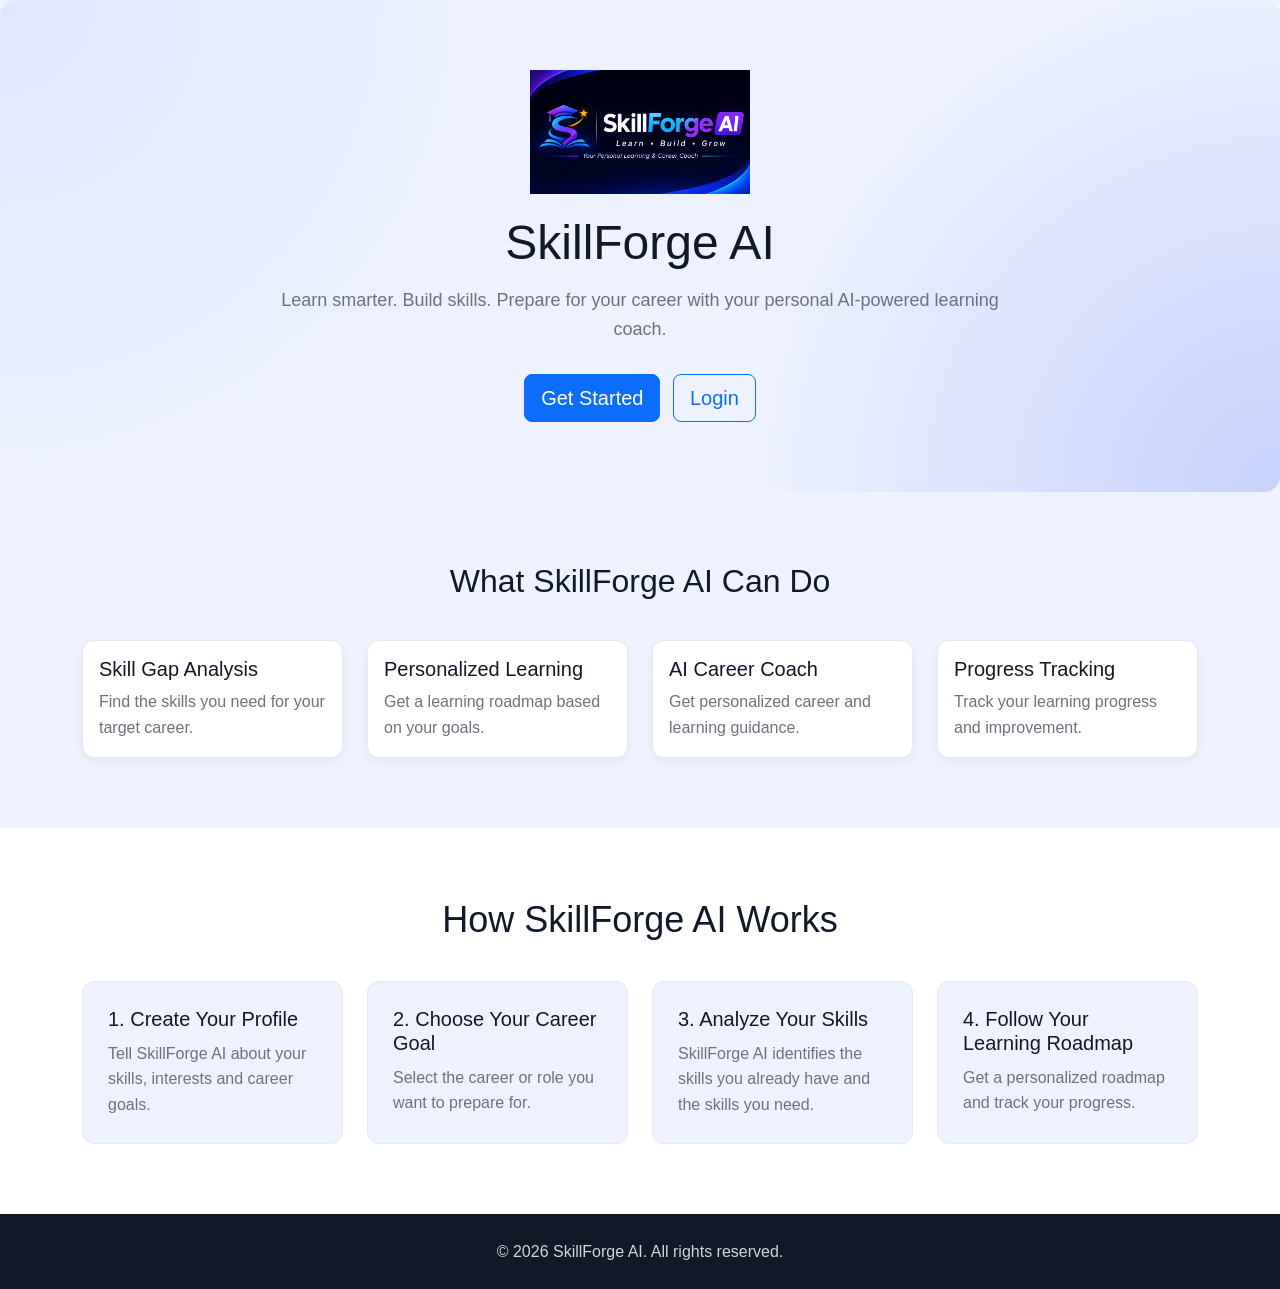
<file: index.html>
<!DOCTYPE html>
<html lang="en">

<head>
    <meta charset="UTF-8">
    <meta name="viewport" content="width=device-width, initial-scale=1.0">

    <title>SkillForge AI</title>

    <!-- Bootstrap CSS -->
    <link href="https://cdn.jsdelivr.net/npm/bootstrap@5.3.8/dist/css/bootstrap.min.css" rel="stylesheet">

    <!-- Custom CSS -->
    <link rel="stylesheet" href="style.css">
</head>

<body>

    <!-- Hero Section -->
    <section class="Register text-center">

        <img src="SkillForge AI Neon Learning Logo.png"
             alt="SkillForge AI Logo"
             class="img-fluid">

        <h1>SkillForge AI</h1>

        <p>
            Learn smarter. Build skills. Prepare for your career
            with your personal AI-powered learning coach.
        </p>

        <a href="register.html" class="btn btn-primary btn-lg me-2">
            Get Started
        </a>

        <a href="login.html" class="btn btn-outline-primary btn-lg">
            Login
        </a>

    </section>


    <!-- Feature Section -->
    <section class="Feature">

        <div class="container">

            <h2>What SkillForge AI Can Do</h2>

            <div class="row g-4">

                <div class="col-12 col-md-6 col-lg-3">

                    <div class="card feature h-100">

                        <div class="card-body">

                            <h3 class="card-title">
                                Skill Gap Analysis
                            </h3>

                            <p class="card-text">
                                Find the skills you need for your target career.
                            </p>

                        </div>

                    </div>

                </div>


                <div class="col-12 col-md-6 col-lg-3">

                    <div class="card feature h-100">

                        <div class="card-body">

                            <h3 class="card-title">
                                Personalized Learning
                            </h3>

                            <p class="card-text">
                                Get a learning roadmap based on your goals.
                            </p>

                        </div>

                    </div>

                </div>


                <div class="col-12 col-md-6 col-lg-3">

                    <div class="card feature h-100">

                        <div class="card-body">

                            <h3 class="card-title">
                                AI Career Coach
                            </h3>

                            <p class="card-text">
                                Get personalized career and learning guidance.
                            </p>

                        </div>

                    </div>

                </div>


                <div class="col-12 col-md-6 col-lg-3">

                    <div class="card feature h-100">

                        <div class="card-body">

                            <h3 class="card-title">
                                Progress Tracking
                            </h3>

                            <p class="card-text">
                                Track your learning progress and improvement.
                            </p>

                        </div>

                    </div>

                </div>

            </div>

        </div>

    </section>


    <!-- How It Works -->
    <section class="how-it-works">

        <div class="container">

            <h2>How SkillForge AI Works</h2>

            <div class="row g-4">

                <div class="col-12 col-md-6 col-lg-3">

                    <div class="step h-100">

                        <h3>1. Create Your Profile</h3>

                        <p>
                            Tell SkillForge AI about your skills,
                            interests and career goals.
                        </p>

                    </div>

                </div>


                <div class="col-12 col-md-6 col-lg-3">

                    <div class="step h-100">

                        <h3>2. Choose Your Career Goal</h3>

                        <p>
                            Select the career or role you want to prepare for.
                        </p>

                    </div>

                </div>


                <div class="col-12 col-md-6 col-lg-3">

                    <div class="step h-100">

                        <h3>3. Analyze Your Skills</h3>

                        <p>
                            SkillForge AI identifies the skills you
                            already have and the skills you need.
                        </p>

                    </div>

                </div>


                <div class="col-12 col-md-6 col-lg-3">

                    <div class="step h-100">

                        <h3>4. Follow Your Learning Roadmap</h3>

                        <p>
                            Get a personalized roadmap and track your progress.
                        </p>

                    </div>

                </div>

            </div>

        </div>

    </section>


    <!-- Footer -->
    <footer>

        <p>© 2026 SkillForge AI. All rights reserved.</p>

    </footer>


    <!-- Bootstrap JavaScript -->
    <script src="https://cdn.jsdelivr.net/npm/bootstrap@5.3.8/dist/js/bootstrap.bundle.min.js"></script>

</body>

</html>
</file>
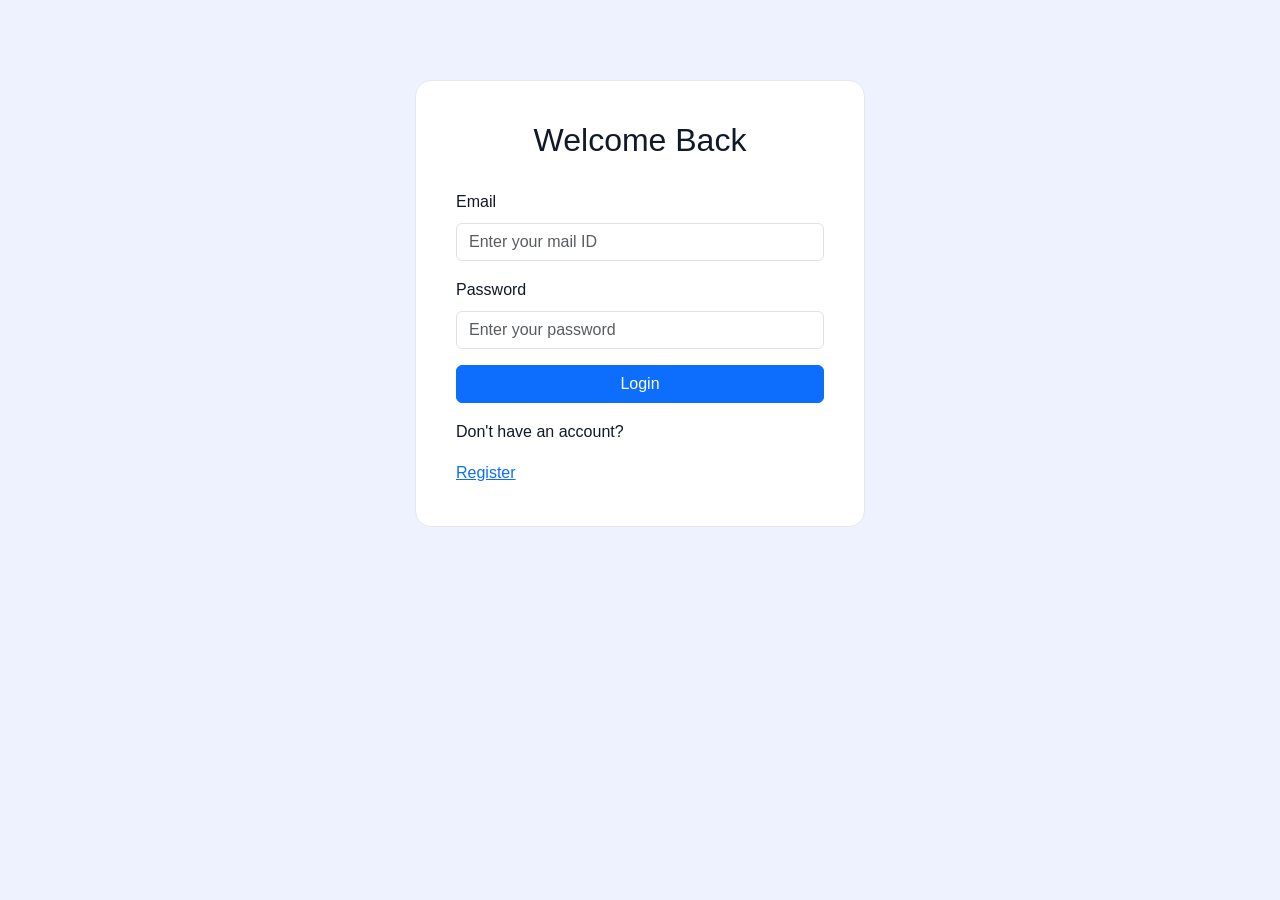
<file: login.html>
<!DOCTYPE html>
<html lang="en">

<head>
    <meta charset="UTF-8">
    <meta name="viewport" content="width=device-width, initial-scale=1.0">

    <title>SkillForge AI - Login</title>

    <link href="https://cdn.jsdelivr.net/npm/bootstrap@5.3.8/dist/css/bootstrap.min.css" rel="stylesheet">

    <link rel="stylesheet" href="style.css">

</head>

<body>

    <div class="login">

        <h2>Welcome Back</h2>

        <form>

            <div class="mb-3">

                <label for="email" class="form-label">Email</label>

                <input type="email"
                       class="form-control"
                       id="email"
                       placeholder="Enter your mail ID"
                       required>

            </div>


            <div class="mb-3">

                <label for="password" class="form-label">Password</label>

                <input type="password"
                       class="form-control"
                       id="password"
                       placeholder="Enter your password"
                       required>

            </div>


            <button type="submit" class="btn btn-primary w-100">
                Login
            </button>

        </form>

        <p class="mt-3">Don't have an account?</p>

        <a href="register.html">Register</a>

    </div>


    <script src="https://cdn.jsdelivr.net/npm/bootstrap@5.3.8/dist/js/bootstrap.bundle.min.js"></script>

</body>

</html>
</file>
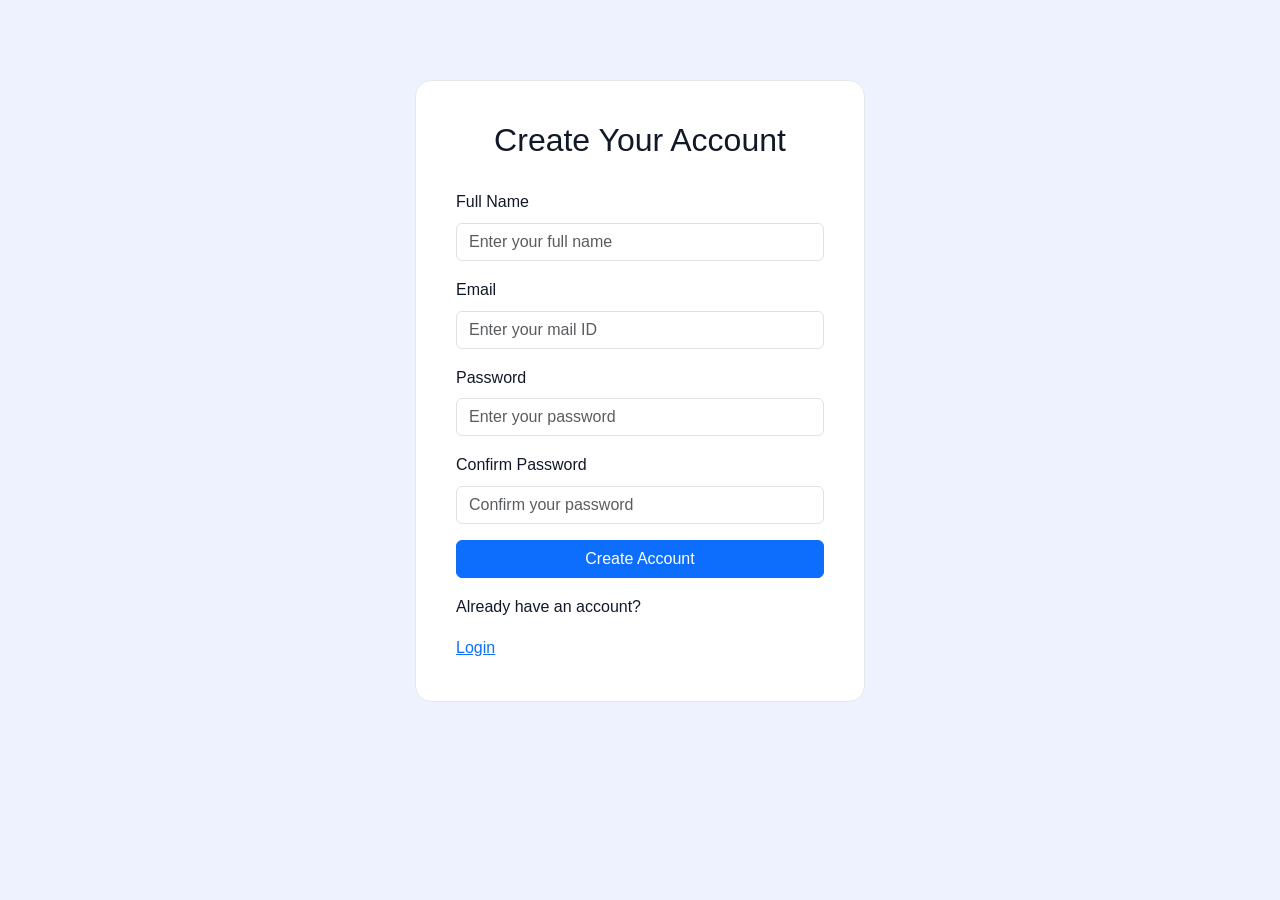
<file: register.html>
<!DOCTYPE html>
<html lang="en">

<head>

    <meta charset="UTF-8">
    <meta name="viewport" content="width=device-width, initial-scale=1.0">

    <title>SkillForge AI - Register</title>

    <link href="https://cdn.jsdelivr.net/npm/bootstrap@5.3.8/dist/css/bootstrap.min.css" rel="stylesheet">

    <link rel="stylesheet" href="style.css">

</head>

<body>

    <div class="register">

        <h2>Create Your Account</h2>

        <form>

            <div class="mb-3">

                <label for="name" class="form-label">Full Name</label>

                <input type="text"
                       class="form-control"
                       id="name"
                       placeholder="Enter your full name"
                       required>

            </div>


            <div class="mb-3">

                <label for="email" class="form-label">Email</label>

                <input type="email"
                       class="form-control"
                       id="email"
                       placeholder="Enter your mail ID"
                       required>

            </div>


            <div class="mb-3">

                <label for="password" class="form-label">Password</label>

                <input type="password"
                       class="form-control"
                       id="password"
                       placeholder="Enter your password"
                       required>

            </div>


            <div class="mb-3">

                <label for="confirm-password" class="form-label">
                    Confirm Password
                </label>

                <input type="password"
                       class="form-control"
                       id="confirm-password"
                       placeholder="Confirm your password"
                       required>

            </div>


            <button type="submit" class="btn btn-primary w-100">
                Create Account
            </button>

        </form>

        <p class="mt-3">Already have an account?</p>

        <a href="login.html">Login</a>

    </div>


    <script src="https://cdn.jsdelivr.net/npm/bootstrap@5.3.8/dist/js/bootstrap.bundle.min.js"></script>

</body>

</html>
</file>
<file: style.css>
:root {
    --primary: #4F46E5;
    --primary-dark: #4338CA;
    --background: #EEF2FF;
    --surface: #FFFFFF;
    --text: #111827;
    --text-light: #6B7280;
    --border: #E5E7EB;
}

* {
    box-sizing: border-box;
}

body {
    margin: 0;
    padding: 0;
    font-family: Arial, Helvetica, sans-serif;
    background-color: var(--background);
    color: var(--text);
    line-height: 1.6;
}


/* Hero Section */

.Register {
    padding: 70px 20px;

    text-align: center;

    background:
        radial-gradient(circle at top left, #E0E7FF, transparent 40%),
        radial-gradient(circle at bottom right, #C7D2FE, transparent 40%),
        var(--background);

    border-radius: 16px;
}

.Register img {
    width: 220px;
    height: auto;
    margin-bottom: 10px;
}

.Register h1 {
    font-size: 48px;
    margin: 10px 0 15px;
}

.Register p {
    font-size: 18px;
    color: var(--text-light);
    max-width: 750px;
    margin: 0 auto 30px;
}


/* Feature Section */

.Feature {
    padding: 70px 20px;
    background-color: var(--background);
}

.Feature h2 {
    text-align: center;
    font-size: 32px;
    margin-bottom: 40px;
}

.feature {
    background-color: var(--surface);
    border: 1px solid var(--border);
    border-radius: 12px;

    box-shadow: 0 4px 12px rgba(0, 0, 0, 0.05);

    transition: transform 0.3s ease, box-shadow 0.3s ease;
}

.feature:hover {
    transform: translateY(-5px);
    box-shadow: 0 8px 20px rgba(0, 0, 0, 0.08);
}

.feature h3 {
    font-size: 20px;
    color: var(--text);
}

.feature p {
    font-size: 16px;
    color: var(--text-light);
}


/* How It Works */

.how-it-works {
    padding: 70px 20px;
    background-color: var(--surface);
}

.how-it-works h2 {
    text-align: center;
    font-size: 36px;
    margin-bottom: 40px;
}


/* Individual Steps */

.step {
    padding: 25px;
    background-color: var(--background);
    border: 1px solid var(--border);
    border-radius: 12px;

    transition: transform 0.3s ease, box-shadow 0.3s ease;
}

.step:hover {
    transform: translateY(-5px);
    box-shadow: 0 8px 20px rgba(0, 0, 0, 0.08);
}

.step h3 {
    font-size: 20px;
    margin-bottom: 10px;
}

.step p {
    color: var(--text-light);
    margin: 0;
}


/* Footer */

footer {
    background-color: var(--text);
    color: white;
    padding: 25px 20px;
}

footer p {
    text-align: center;
    margin: 0;
    color: #D1D5DB;
}


/* Login */

.login {
    max-width: 450px;
    margin: 80px auto;
    padding: 40px;

    background-color: var(--surface);
    border: 1px solid var(--border);
    border-radius: 16px;
}

.login h2 {
    text-align: center;
    font-size: 32px;
    margin-bottom: 30px;
}


/* Register */

.register {
    max-width: 450px;
    margin: 80px auto;
    padding: 40px;

    background-color: var(--surface);
    border: 1px solid var(--border);
    border-radius: 16px;
}

.register h2 {
    text-align: center;
    font-size: 32px;
    margin-bottom: 30px;
}


/* Responsive Design */

@media (max-width: 576px) {

    .Register h1 {
        font-size: 36px;
    }

    .login,
    .register {
        margin: 30px 15px;
        padding: 25px;
    }

    .how-it-works h2,
    .Feature h2 {
        font-size: 28px;
    }

}
</file>
